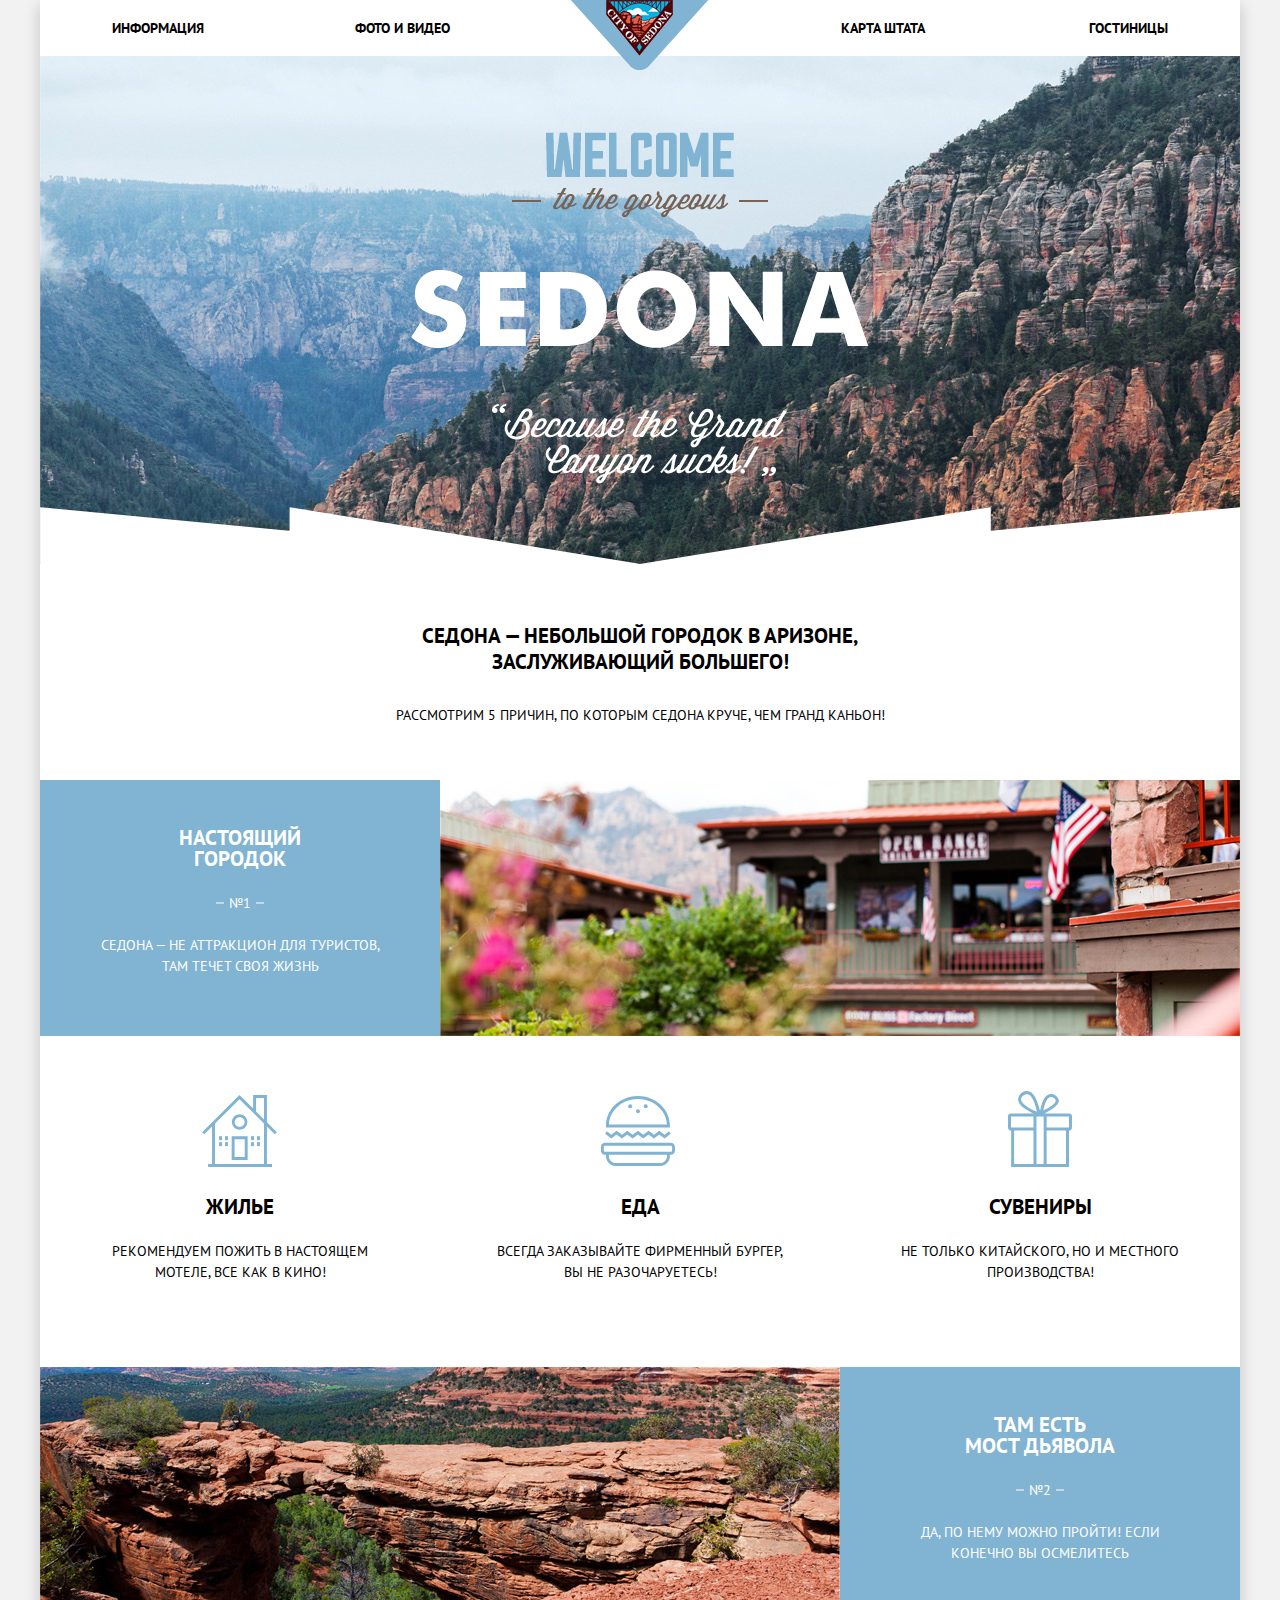
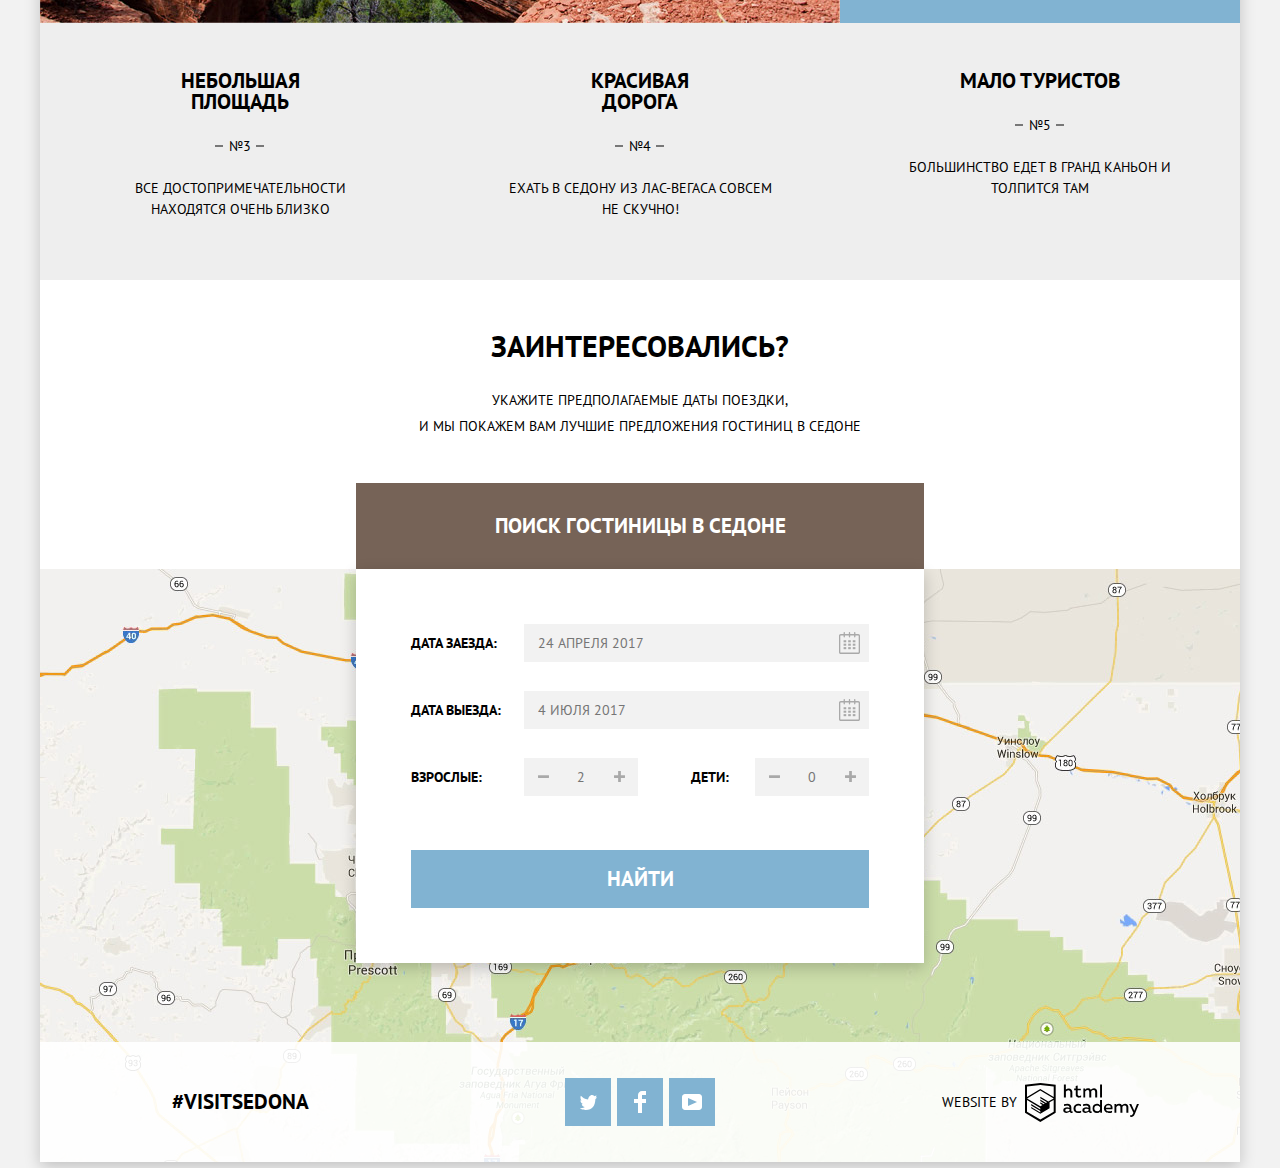
<file: index.html>
<!DOCTYPE html>
<html lang="en">
<head>
  <meta charset="UTF-8">
  <meta name="viewport" content="width=device-width, initial-scale=1.0">
  <meta http-equiv="X-UA-Compatible" content="ie=edge">
  <link rel="stylesheet" href="css/normalize.css">
  <link rel="stylesheet" href="css/style.min.css">
  <link href="https://fonts.googleapis.com/css?family=PT+Sans:400,700&amp;subset=cyrillic" rel="stylesheet">
  <title>Sedona</title>
</head>
<body>
  <svg style="display:none;" version="1.1" id="Layer_1" xmlns="http://www.w3.org/2000/svg" xmlns:xlink="http://www.w3.org/1999/xlink">
     <symbol id="icon-home" viewBox="0 0 75 72">
      <g>
        <path d="M29.656,65.033h16V41.21h-16V65.033z M32.593,44.134h10.125V62.11H32.593V44.134z"/>
        <path d="M72.771,39.253l2.076-2.068l-9.908-9.865V0H51.127v13.567L37.5,0L0.152,37.185l2.077,2.068l7.832-7.795
          v37.618H6.124V72h63.875v-2.924h-5.059V31.458L72.771,39.253z M62.002,69.076H12.999V28.534L37.5,4.149l24.502,24.385V69.076z
           M62.002,24.394l-7.938-7.902V2.924h7.938V24.394z"/>
        <path d="M29.906,27.08c0,4.261,3.47,7.713,7.75,7.713c4.279,0,7.75-3.452,7.75-7.713
          c0-4.259-3.471-7.713-7.75-7.713C33.375,19.367,29.906,22.821,29.906,27.08z M37.656,22.135c2.744,0,4.969,2.214,4.969,4.945
          c0,2.732-2.225,4.948-4.969,4.948c-2.746,0-4.97-2.216-4.97-4.948C32.686,24.349,34.911,22.135,37.656,22.135z"/>
        <rect x="17.061" y="41.21" width="3" height="3.919"/>
        <rect x="22.999" y="41.21" width="3" height="3.919"/>
        <rect x="17.061" y="47.182" width="3" height="3.919"/>
        <rect x="22.999" y="47.182" width="3" height="3.919"/>
        <rect x="48.998" y="41.21" width="3" height="3.919"/>
        <rect x="54.936" y="41.21" width="3" height="3.919"/>
        <rect x="48.998" y="47.182" width="3" height="3.919"/>
        <rect x="54.936" y="47.182" width="3" height="3.919"/>
      </g>
  </symbol>
  <symbol id="icon-food" viewBox="0 0 74 70">
      <g>
        <path d="M69.854,46.71H59.275H14.629H4.051c-2.274,0-4.135,1.94-4.135,4.313v3.504c0,2.372,1.861,4.313,4.135,4.313
          h0.93v1.053c0,5.536,4.341,10.065,9.648,10.065h44.646c5.306,0,9.648-4.529,9.648-10.065v-1.053h0.93
          c2.274,0,4.135-1.941,4.135-4.313v-3.504C73.988,48.65,72.128,46.71,69.854,46.71z M66.006,59.894c0,3.871-3.019,7.021-6.73,7.021
          H14.629c-3.711,0-6.731-3.15-6.731-7.021v-1.053h58.107V59.894z M71.071,54.527c0,0.688-0.558,1.271-1.218,1.271h-0.978h-2.942
          H7.972H5.028H4.051c-0.66,0-1.217-0.582-1.217-1.271v-3.504c0-0.688,0.558-1.271,1.217-1.271h3.688h6.89h44.646h6.89h3.688
          c0.66,0,1.218,0.582,1.218,1.271V54.527z"/>
        <polygon points="15.634,38.406 20.957,42.465 26.283,38.406 31.611,42.465 36.939,38.406 42.267,42.465
          47.596,38.406 52.923,42.465 58.253,38.405 63.589,42.464 69.783,37.752 68.063,35.293 63.589,38.696 58.253,34.639 52.923,38.695
          47.596,34.638 42.267,38.695 36.939,34.638 31.611,38.695 26.283,34.638 20.958,38.695 15.635,34.638 10.308,38.695 5.841,35.294
          4.12,37.751 10.308,42.465 	"/>
        <path d="M7.978,31.544h57.949h2.928c0.041-0.619,0.069-1.241,0.069-1.87c0-0.394-0.016-0.783-0.032-1.173
          C68.227,12.657,54.186,0,36.952,0C19.719,0,5.677,12.657,5.013,28.501c-0.017,0.39-0.032,0.78-0.032,1.173
          c0,0.629,0.028,1.251,0.07,1.87H7.978z M36.952,3.043c15.591,0,28.35,11.316,29.021,25.458H7.931
          C8.604,14.359,21.361,3.043,36.952,3.043z"/>
        <ellipse cx="36.952" cy="15.26" rx="1.945" ry="2.03"/>
        <ellipse cx="29.172" cy="10.23" rx="1.946" ry="2.03"/>
        <ellipse cx="44.732" cy="10.23" rx="1.946" ry="2.03"/>
      </g>
  </symbol>
  <symbol id="icon-gift" viewBox="0 0 64 76">
    <path fill-rule="evenodd" clip-rule="evenodd" d="M61.097,22.501h-0.103H36.312
      C50.125,15.602,51.229,11.25,50.72,8.816c-1.162-3.963-5.692-7.023-10.002-5.407c-5.569,2.089-7.137,10.388-8.644,16.387
      C30.15,13.726,28.29,5.982,23.938,2.059c-1.261-1.138-3.095-2.264-5.763-2.028c-4.026,0.356-9.802,5.382-7.458,10.981
      c2.251,5.378,9.687,8.777,14.578,11.489H3.153H2.879C1.295,22.501,0,23.792,0,25.37v11.322c0,1.578,1.295,2.869,2.879,2.869h0.274
      v33.466v2.435V76h57.841v-0.539v-2.435V39.561h0.103c1.586,0,2.88-1.291,2.88-2.869V25.37
      C63.977,23.792,62.683,22.501,61.097,22.501z M42.413,5.944c2.103-0.31,4.982,1.299,5.255,3.209c0.393,2.756-3.4,5.255-5.086,6.421
      c-2.523,1.744-4.928,2.643-7.287,4.055C36.179,15.939,37.844,6.618,42.413,5.944z M19.531,15.912
      c-2.225-1.485-6.544-4.431-6.44-7.771c0.112-3.595,5.743-6.57,8.814-3.886c3.856,3.371,5.713,11.105,7.119,16.557
      C25.775,19.273,22.696,18.024,19.531,15.912z M25.503,73.026H6.136V39.561h19.368V73.026z M25.503,36.524H3.046V25.538h22.457
      V36.524z M35.66,36.524v3.037v33.466h-7.174V39.561v-3.037V25.538h7.174V36.524z M58.011,73.026H38.644V39.561h19.367V73.026z
       M60.931,36.524H38.644V25.538h22.287V36.524z"/>
  </symbol>
  <symbol id="icon-calendar" viewBox="0 0 21 22">
   <g id="calendar_1_">
     <path d="M19.251,2.025h-2.845V0.648c0-0.381-0.294-0.689-0.656-0.689c-0.363,0-0.656,0.308-0.656,0.689v1.377h-3.938V0.648
       c0-0.381-0.294-0.689-0.655-0.689c-0.363,0-0.657,0.308-0.657,0.689v1.377H5.906V0.648c0-0.381-0.294-0.689-0.656-0.689
       c-0.363,0-0.657,0.308-0.657,0.689v1.377H1.75C0.784,2.025,0,2.847,0,3.862v16.302C0,21.179,0.784,22,1.75,22h17.501
       C20.217,22,21,21.179,21,20.164V3.862C21,2.847,20.217,2.025,19.251,2.025z M19.688,20.164c0,0.253-0.195,0.459-0.437,0.459H1.75
       c-0.241,0-0.438-0.206-0.438-0.459V3.862c0-0.253,0.196-0.459,0.438-0.459h2.844v1.378c0,0.381,0.294,0.689,0.657,0.689
       c0.362,0,0.656-0.308,0.656-0.689V3.403h3.938v1.378c0,0.381,0.294,0.689,0.657,0.689c0.361,0,0.655-0.308,0.655-0.689V3.403h3.938
       v1.378c0,0.381,0.293,0.689,0.656,0.689c0.362,0,0.656-0.308,0.656-0.689V3.403h2.845c0.241,0,0.437,0.206,0.437,0.459V20.164z"/>
     <rect x="4.594" y="8.225" width="2.625" height="2.066"/>
     <rect x="4.594" y="11.668" width="2.625" height="2.067"/>
     <rect x="4.594" y="15.112" width="2.625" height="2.066"/>
     <rect x="9.188" y="15.112" width="2.625" height="2.066"/>
     <rect x="9.188" y="11.668" width="2.625" height="2.067"/>
     <rect x="9.188" y="8.225" width="2.625" height="2.066"/>
     <rect x="13.781" y="15.112" width="2.625" height="2.066"/>
     <rect x="13.781" y="11.668" width="2.625" height="2.067"/>
     <rect x="13.781" y="8.225" width="2.625" height="2.066"/>
   </g>
 </symbol>
 <symbol id="icon-footer-logo" viewBox="0 0 108.08 36.85">
   <path d="M44.61,26.88a2,2,0,0,0,.55-0.1v1.33a3.25,3.25,0,0,1-1.18.21,1.67,1.67,0,0,1-1.67-1,4.84,4.84,0,0,1-3.14,1.08c-1.51,0-2.91-.83-2.91-2.55,0-2.13,2-2.79,3.71-2.79a11.08,11.08,0,0,1,2.17.25v-0.3c0-1-.76-1.77-2.19-1.77a7.42,7.42,0,0,0-3,.64v-1.7a10.21,10.21,0,0,1,3.19-.55c2.36,0,3.81,1.12,3.81,3.65v3a0.54,0.54,0,0,0,.49.59h0.17Zm-6.44-1.13A1.35,1.35,0,0,0,39.63,27h0.11a3.39,3.39,0,0,0,2.41-1V24.58a9.72,9.72,0,0,0-1.81-.21c-1,0-2.16.33-2.16,1.38h0Zm12.36-6.11a5,5,0,0,1,2.57.64V22a4.08,4.08,0,0,0-2.3-.7,2.75,2.75,0,1,0,0,5.49,5,5,0,0,0,2.43-.64v1.71a6.27,6.27,0,0,1-2.76.57A4.21,4.21,0,0,1,46,24.51q0-.21,0-0.41a4.32,4.32,0,0,1,4.18-4.46h0.38Zm12.17,7.24a2,2,0,0,0,.55-0.1v1.33a3.25,3.25,0,0,1-1.18.21,1.67,1.67,0,0,1-1.67-1,4.84,4.84,0,0,1-3.14,1.08c-1.51,0-2.91-.83-2.91-2.55,0-2.13,2-2.79,3.71-2.79a11.08,11.08,0,0,1,2.17.25v-0.3c0-1-.76-1.77-2.19-1.77a7.42,7.42,0,0,0-3,.64v-1.7a10.21,10.21,0,0,1,3.19-.55c2.36,0,3.81,1.12,3.81,3.65v3a0.54,0.54,0,0,0,.49.59h0.17Zm-6.44-1.13A1.35,1.35,0,0,0,57.73,27h0.11a3.39,3.39,0,0,0,2.41-1V24.58a9.72,9.72,0,0,0-1.81-.21c-1.06,0-2.16.33-2.16,1.38h0ZM73,16V28.2H71.35V26.88a3.88,3.88,0,0,1-3.19,1.54,4.4,4.4,0,0,1,0-8.78,3.81,3.81,0,0,1,3,1.3V16H73Zm-4.53,5.22a2.76,2.76,0,1,0,0,5.52A2.86,2.86,0,0,0,71.15,25V23A2.91,2.91,0,0,0,68.49,21.27ZM79,19.64c3.31,0,4.46,2.68,3.92,5.09H76.7c0.21,1.5,1.67,2.11,3.19,2.11a6.11,6.11,0,0,0,2.64-.59v1.6a7.14,7.14,0,0,1-3,.57C77,28.42,74.78,27,74.78,24a4.18,4.18,0,0,1,4-4.39H79Zm0.09,1.54a2.28,2.28,0,0,0-2.44,2.1v0.06H81.3A2,2,0,0,0,79.13,21.18Zm5.73,7V19.87h1.65v1a3.81,3.81,0,0,1,2.78-1.27A2.86,2.86,0,0,1,91.89,21a4.12,4.12,0,0,1,2.91-1.33A3.06,3.06,0,0,1,98,23V28.2h-1.9V23.05a1.59,1.59,0,0,0-1.42-1.75H94.42a2.8,2.8,0,0,0-2.07,1.12V28.2h-1.9V23.05A1.59,1.59,0,0,0,89,21.31H88.8a3,3,0,0,0-2.21,1.29v5.63H84.86Zm21.31-8.33h1.9l-3.91,9.46c-0.9,2.17-2.09,2.86-3.35,2.86a4.76,4.76,0,0,1-1.1-.14V30.46a2.86,2.86,0,0,0,.85.12c0.9,0,1.58-.64,2.07-1.9l0.17-.42-4-8.4h2l2.86,6.29ZM38.73,1.46V6.22a3.81,3.81,0,0,1,2.7-1.14,3.25,3.25,0,0,1,3.44,3.4v5.15H43V8.72a1.81,1.81,0,0,0-1.61-2h-0.3a2.93,2.93,0,0,0-2.32,1.39v5.52h-1.9V1.46h1.9ZM49.94,2.31v3h3V6.91h-3v3.81c0,1.1.5,1.46,1.58,1.46a4.49,4.49,0,0,0,1.69-.33v1.6A6.8,6.8,0,0,1,51,13.8a2.55,2.55,0,0,1-2.86-2.74V6.89H46.58V5.26h1.5V2.74Zm5.4,11.31V5.28H57v1A3.81,3.81,0,0,1,59.77,5a2.86,2.86,0,0,1,2.6,1.33A4.12,4.12,0,0,1,65.28,5,3.06,3.06,0,0,1,68.44,8.4v5.21h-1.9V8.46a1.59,1.59,0,0,0-1.42-1.75H64.89a2.8,2.8,0,0,0-2.07,1.12v5.78h-1.9V8.46A1.59,1.59,0,0,0,59.5,6.71H59.27A3,3,0,0,0,57.06,8v5.63H55.34ZM71.17,1.45H73V13.6H71.17V1.45ZM14.71,0H14.55L0,1.54V28.21l14.55,8.66,14.55-8.66V1.54Zm12.5,27.1L14.55,34.64,1.9,27.12V16.18l12.59,7.5V25L5.86,19.9v1.31l8.68,5.21v1.39L5.87,22.65V24l8.68,5.21,8.75-5.24V18.31L27.2,16V27.12Zm0-12.53-3.48,2-1.6,1L14.51,13v1.31L21,18.23H21l-0.14.09-1,.54-5.37-3.2V17l4.24,2.52-1,.67-3.2-1.9v1.31l2.1,1.24L14.5,22.1,2,14.65,14.51,7.11Zm0-1.32L14.49,5.76,1.91,13.25v-10L14.56,1.92,27.21,3.25v10h0Z" transform="translate(0 -0.02)"/>
</symbol>
<symbol id="icon-plus" viewBox="0 0 32 32">
  <path d="M31 12h-11v-11c0-0.552-0.448-1-1-1h-6c-0.552 0-1 0.448-1 1v11h-11c-0.552 0-1 0.448-1 1v6c0 0.552 0.448 1 1 1h11v11c0 0.552 0.448 1 1 1h6c0.552 0 1-0.448 1-1v-11h11c0.552 0 1-0.448 1-1v-6c0-0.552-0.448-1-1-1z"></path>
</symbol>
<symbol id="icon-minus" viewBox="0 0 32 32">
  <path d="M0 13v6c0 0.552 0.448 1 1 1h30c0.552 0 1-0.448 1-1v-6c0-0.552-0.448-1-1-1h-30c-0.552 0-1 0.448-1 1z"></path>
</symbol>
<symbol id="icon-twitter" viewBox="0 0 17 15">
  <g id="W6EeEF_1_">
  	<g>
  		<path d="M10.95,0.144c1.685-0.496,2.984,0.27,3.577,1.179c0.673-0.231,1.331-0.481,2.011-0.708
  			c-0.004,0.861-0.522,1.513-0.857,1.768c0.685,0.17,1.304-0.491,1.304-0.491c-0.169,1-1.006,1.788-1.563,2.024
  			c-0.231,6.75-3.175,11.217-10.077,11.082c-0.522,0,0.075,0-0.446,0c-0.41,0-4.164-0.46-4.898-1.887
  			c2.271,0.196,3.893-0.422,4.693-1.177c-0.96-0.3-2.679-0.477-2.979-2.95C2.064,9.09,2.279,9.212,2.905,9.103
  			C1.705,8.247,0.374,7.53,0.448,5.33c0.285,0.328,1.067,0.536,1.34,0.472c-0.703-0.241-1.97-3.36-0.894-4.952
  			c1.818,1.854,3.735,3.606,7.152,3.773C8.254,2.33,9.183,0.793,10.95,0.144z"/>
  	</g>
  </g>
</symbol>
<symbol id="icon-facebook" viewBox="0 0 12 22">
  <path d="M12,4V0H8C5.791,0,4,1.791,4,4v4H0v4h4v10h4V12h4V8H8V4H12z"/>
</symbol>
<symbol id="icon-youtube" viewBox="0 0 20 16">
  <path d="M17,0H3C1.35,0,0,1.35,0,3v10c0,1.65,1.35,3,3,3h14c1.65,0,3-1.35,3-3V3C20,1.35,18.65,0,17,0z
  	 M6.027,11.998V4.002L15.014,8L6.027,11.998z"/>
</symbol>
  </svg>
  <div class="container">
      <header class="header">
        <nav class="menu">
          <ul class="menu__list">
            <li class="menu__item"><a class="menu__link" href="#">Информация</a></li>
            <li class="menu__item"><a class="menu__link" href="#">Фото и видео</a></li>
            <li class="menu__item menu__item--align-right"><a class="menu__link" href="#">Карта штата</a></li>
            <li class="menu__item menu__item--align-right"><a class="menu__link" href="hotel.html">Гостиницы</a></li>
          </ul>
          <img class="menu__logo" src="img/nav-logo.png" alt="Логотип Седона" width="138" height="70">
        </nav>
      </header>
    <div class="promo">
      <img class="promo__img" src="img/promo-title.png" alt="" width="458" height="352">
    </div>
    <main class="main">
      <section class="advantages">
        <h1 class="visually-hidden">Преимущества</h1>
        <div class="advantages__header">
          <div class="advantages__header-wrap">
              <h2 class="advantages__title">Седона — небольшой городок в Аризоне, заслуживающий большего!</h2>
              <p class="advantages__desc">Рассмотрим 5 причин, по которым Седона круче, чем гранд каньон!</p>
          </div>
        </div>
        <div class="advantages__row">
          <div class="advantage advantage--blue">
            <h2 class="advantage__title">Настоящий городок</h2>
            <span class="advantage__number">№1</span>
            <p class="advantage__text">Седона — не аттракцион для туристов, там течет своя жизнь</p>
          </div>
          <div class="advantage__img">
            <img src="img/advantage-img.jpg" alt="Фотография Седоны" width="800" height="256">
          </div>
        </div>
        <div class="advantages__row">
          <div class="advantage advantage__icon advantage__icon--home">
            <svg>
              <use xlink:href="#icon-home"></use>
            </svg>
            <h2 class="advantage__title">Жилье</h2>
            <p class="advantage__text">Рекомендуем пожить в настоящем мотеле, все как в кино!</p>
          </div>
          <div class="advantage advantage__icon advantage__icon--food">
            <svg>
              <use xlink:href="#icon-food"></use>
            </svg>
            <h2 class="advantage__title">Еда</h2>
            <p class="advantage__text">Всегда заказывайте фирменный бургер, Вы не разочаруетесь!</p>
          </div>
          <div class="advantage advantage__icon advantage__icon--gift">
            <svg>
              <use xlink:href="#icon-gift"></use>
            </svg>
            <h2 class="advantage__title">Сувениры</h2>
            <p class="advantage__text">Не только китайского, но и местного производства!</p>
          </div>
        </div>
        <div class="advantages__row">
          <div class="advantage__img">
            <img src="img/advantage-img2.jpg" alt="Фотография Седоны" width="800" height="256">
          </div>
          <div class="advantage advantage--blue">
            <h2 class="advantage__title">Там есть<br /> мост дьявола</h2>
            <span class="advantage__number">№2</span>
            <p class="advantage__text">Да, по нему можно пройти! Если конечно вы осмелитесь</p>
          </div>
        </div>
        <div class="advantages__row">
          <div class="advantage advantage--gray">
            <h2 class="advantage__title">Небольшая площадь</h2>
            <span class="advantage__number">№3</span>
            <p class="advantage__text">Все достопримечательности находятся очень близко</p>
          </div>
          <div class="advantage advantage--gray">
            <h2 class="advantage__title">Красивая дорога</h2>
            <span class="advantage__number">№4</span>
            <p class="advantage__text">Ехать в Седону из Лас-Вегаса совсем не скучно!</p>
          </div>
          <div class="advantage advantage--gray">
            <h2 class="advantage__title">Мало туристов</h2>
            <span class="advantage__number">№5</span>
            <p class="advantage__text">Большинство едет в гранд каньон и толпится там</p>
          </div>
        </div>
      </section>
      <section class="search">
        <h2 class="visually-hidden">Поиск гостиницы</h2>
        <span class="search__title">Заинтересовались?</span>
        <p class="search__text">Укажите предполагаемые даты поездки,<br /> и мы покажем вам лучшие предложения гостиниц в седоне</p>
        <a href="search.html" class="button search__btn">Поиск гостиницы в Седоне</a>
        <form class="search-form" method="get">
          <h2 class="visually-hidden">Форма поиска гостиницы</h2>
          <div class="search-form__row">
            <label class="search-form__title" for="date-from">Дата заезда:</label>
            <div class="search__field-wrap">
              <input class="search-form__field" name="date-from" type="text" id="date-from" placeholder="24 апреля 2017">
              <button class="button search-form__calendar" type="button">
                <svg>
                  <use xlink:href="#icon-calendar"></use>
                </svg>
              </button>
            </div>
          </div>
          <div class="search-form__row">
            <label class="search-form__title" for="date-to">Дата выезда:</label>
            <div class="search__field-wrap">
              <input class="search-form__field" name="date-to" type="text" id="date-to" placeholder="4 июля 2017">
              <button class="button search-form__calendar" type="button">
                <svg>
                  <use xlink:href="#icon-calendar"></use>
                </svg>
              </button>
            </div>
          </div>
          <div class="search-form__row">
            <div class="search-form__col">
              <label class="search-form__title" for="age">Взрослые:</label>
              <div class="number">
                <button class="button number__btn number__btn--minus" type="button" name="button">
                  <svg>
                    <use xlink:href="#icon-minus"></use>
                  </svg>
                </button>
                <input class="number__field" name="age" type="text" id="age" placeholder="2">
                <button class="button number__btn number__btn--plus" type="button" name="button">
                  <svg>
                    <use xlink:href="#icon-plus"></use>
                  </svg>
                </button>
              </div>
            </div>
            <div class="search-form__col">
              <label class="search-form__title search-form__title--child" for="child">Дети:</label>
              <div class="number">
                <button class="button number__btn number__btn--minus" type="button" name="button">
                  <svg>
                    <use xlink:href="#icon-minus"></use>
                  </svg>
                </button>
                <input class="number__field" name="child" type="text" id="child" placeholder="0">
                <button class="button number__btn number__btn--plus" type="button" name="button">
                  <svg>
                    <use xlink:href="#icon-plus"></use>
                  </svg>
                </button>
              </div>
            </div>
          </div>
          <button class="button search-form__btn" type="submit">Найти</button>
        </form>
      </section>
      <section class="map">
        <iframe src="https://www.google.com/maps/embed?pb=!1m18!1m12!1m3!1d88107.82100632465!2d-111.82328263184597!3d34.848022845781074!2m3!1f0!2f0!3f0!3m2!1i1024!2i768!4f13.1!3m3!1m2!1s0x872da132f942b00d%3A0x5548c523fa6c8efd!2z0KHQtdC00L7QvdCwLCDQkNGA0LjQt9C-0L3QsCA4NjMzNiwg0KHQqNCQ!5e0!3m2!1sru!2sru!4v1522336445241" width="1200" height="593" style="border:0" allowfullscreen></iframe>
        <h2 class="visually-hidden">Карта местонахождения города Седона</h2>
      </section>
    </main>
      <footer class="footer">
        <div class="footer__col">
          <span class="hashtag">#visitsedona</span>
        </div>
        <div class="footer__col">
            <ul class="social__list">
              <li class="social__item">
                <a class="social__btn social__btn--tw" href="#">
                  <svg class="social__icon">
                    <use xlink:href="#icon-twitter"></use>
                  </svg>
                  <span class="visually-hidden">Twitter</span>
                </a>
              </li>
              <li class="social__item">
                <a class="social__btn social__btn--fb" href="#">
                  <svg>
                    <use xlink:href="#icon-facebook"></use>
                  </svg>
                  <span class="visually-hidden">Facebook</span>
                </a>
              </li>
              <li class="social__item">
                <a class="social__btn social__btn--yt" href="#">
                  <svg>
                    <use xlink:href="#icon-youtube"></use>
                  </svg>
                  <span class="visually-hidden">Youtube</span>
                </a>
              </li>
            </ul>
        </div>
        <div class="footer__col">
          <div class="copyright">
            <span>Website by</span>
            <a class="copyright__link" href="https://htmlacademy.ru/intensive/htmlcss">
              <svg>
                <use xlink:href="#icon-footer-logo"></use>
              </svg>
            </a>
          </div>
        </div>
      </footer>
  </div>
  <script src="js/script.min.js"></script>
</body>
</html>
</file>
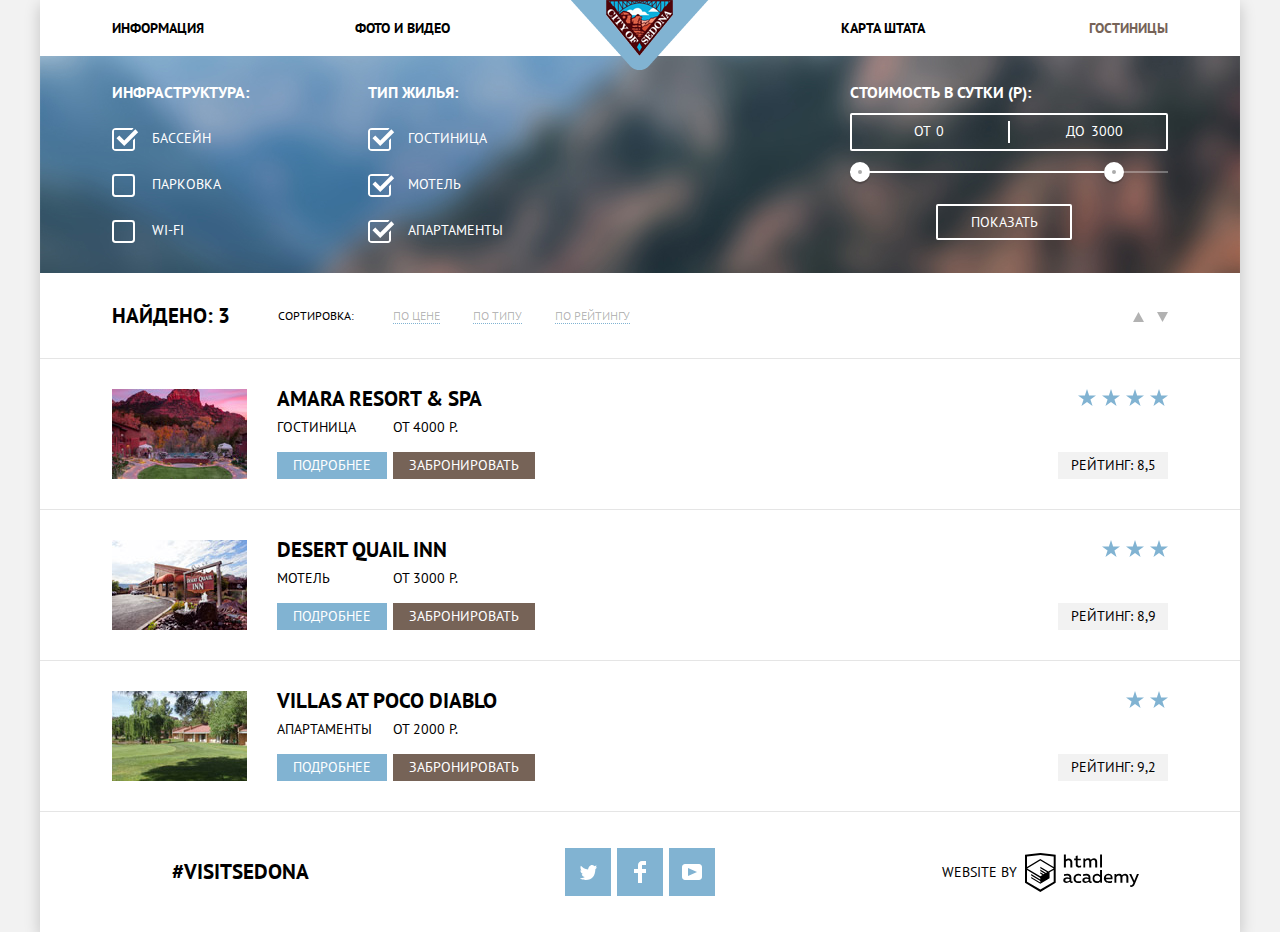
<file: hotel.html>
<!DOCTYPE html>
<html lang="en">
<head>
  <meta charset="UTF-8">
  <meta name="viewport" content="width=device-width, initial-scale=1.0">
  <meta http-equiv="X-UA-Compatible" content="ie=edge">
  <link rel="stylesheet" href="css/normalize.css">
  <link rel="stylesheet" href="css/style.min.css">
  <link href="https://fonts.googleapis.com/css?family=PT+Sans:400,700&amp;subset=cyrillic" rel="stylesheet">
  <title>Hotel</title>
</head>
<body>
  <svg style="display:none;" version="1.1" id="Layer_1" xmlns="http://www.w3.org/2000/svg" xmlns:xlink="http://www.w3.org/1999/xlink">
    <symbol id="icon-footer-logo" viewBox="0 0 108.08 36.85">
      <path d="M44.61,26.88a2,2,0,0,0,.55-0.1v1.33a3.25,3.25,0,0,1-1.18.21,1.67,1.67,0,0,1-1.67-1,4.84,4.84,0,0,1-3.14,1.08c-1.51,0-2.91-.83-2.91-2.55,0-2.13,2-2.79,3.71-2.79a11.08,11.08,0,0,1,2.17.25v-0.3c0-1-.76-1.77-2.19-1.77a7.42,7.42,0,0,0-3,.64v-1.7a10.21,10.21,0,0,1,3.19-.55c2.36,0,3.81,1.12,3.81,3.65v3a0.54,0.54,0,0,0,.49.59h0.17Zm-6.44-1.13A1.35,1.35,0,0,0,39.63,27h0.11a3.39,3.39,0,0,0,2.41-1V24.58a9.72,9.72,0,0,0-1.81-.21c-1,0-2.16.33-2.16,1.38h0Zm12.36-6.11a5,5,0,0,1,2.57.64V22a4.08,4.08,0,0,0-2.3-.7,2.75,2.75,0,1,0,0,5.49,5,5,0,0,0,2.43-.64v1.71a6.27,6.27,0,0,1-2.76.57A4.21,4.21,0,0,1,46,24.51q0-.21,0-0.41a4.32,4.32,0,0,1,4.18-4.46h0.38Zm12.17,7.24a2,2,0,0,0,.55-0.1v1.33a3.25,3.25,0,0,1-1.18.21,1.67,1.67,0,0,1-1.67-1,4.84,4.84,0,0,1-3.14,1.08c-1.51,0-2.91-.83-2.91-2.55,0-2.13,2-2.79,3.71-2.79a11.08,11.08,0,0,1,2.17.25v-0.3c0-1-.76-1.77-2.19-1.77a7.42,7.42,0,0,0-3,.64v-1.7a10.21,10.21,0,0,1,3.19-.55c2.36,0,3.81,1.12,3.81,3.65v3a0.54,0.54,0,0,0,.49.59h0.17Zm-6.44-1.13A1.35,1.35,0,0,0,57.73,27h0.11a3.39,3.39,0,0,0,2.41-1V24.58a9.72,9.72,0,0,0-1.81-.21c-1.06,0-2.16.33-2.16,1.38h0ZM73,16V28.2H71.35V26.88a3.88,3.88,0,0,1-3.19,1.54,4.4,4.4,0,0,1,0-8.78,3.81,3.81,0,0,1,3,1.3V16H73Zm-4.53,5.22a2.76,2.76,0,1,0,0,5.52A2.86,2.86,0,0,0,71.15,25V23A2.91,2.91,0,0,0,68.49,21.27ZM79,19.64c3.31,0,4.46,2.68,3.92,5.09H76.7c0.21,1.5,1.67,2.11,3.19,2.11a6.11,6.11,0,0,0,2.64-.59v1.6a7.14,7.14,0,0,1-3,.57C77,28.42,74.78,27,74.78,24a4.18,4.18,0,0,1,4-4.39H79Zm0.09,1.54a2.28,2.28,0,0,0-2.44,2.1v0.06H81.3A2,2,0,0,0,79.13,21.18Zm5.73,7V19.87h1.65v1a3.81,3.81,0,0,1,2.78-1.27A2.86,2.86,0,0,1,91.89,21a4.12,4.12,0,0,1,2.91-1.33A3.06,3.06,0,0,1,98,23V28.2h-1.9V23.05a1.59,1.59,0,0,0-1.42-1.75H94.42a2.8,2.8,0,0,0-2.07,1.12V28.2h-1.9V23.05A1.59,1.59,0,0,0,89,21.31H88.8a3,3,0,0,0-2.21,1.29v5.63H84.86Zm21.31-8.33h1.9l-3.91,9.46c-0.9,2.17-2.09,2.86-3.35,2.86a4.76,4.76,0,0,1-1.1-.14V30.46a2.86,2.86,0,0,0,.85.12c0.9,0,1.58-.64,2.07-1.9l0.17-.42-4-8.4h2l2.86,6.29ZM38.73,1.46V6.22a3.81,3.81,0,0,1,2.7-1.14,3.25,3.25,0,0,1,3.44,3.4v5.15H43V8.72a1.81,1.81,0,0,0-1.61-2h-0.3a2.93,2.93,0,0,0-2.32,1.39v5.52h-1.9V1.46h1.9ZM49.94,2.31v3h3V6.91h-3v3.81c0,1.1.5,1.46,1.58,1.46a4.49,4.49,0,0,0,1.69-.33v1.6A6.8,6.8,0,0,1,51,13.8a2.55,2.55,0,0,1-2.86-2.74V6.89H46.58V5.26h1.5V2.74Zm5.4,11.31V5.28H57v1A3.81,3.81,0,0,1,59.77,5a2.86,2.86,0,0,1,2.6,1.33A4.12,4.12,0,0,1,65.28,5,3.06,3.06,0,0,1,68.44,8.4v5.21h-1.9V8.46a1.59,1.59,0,0,0-1.42-1.75H64.89a2.8,2.8,0,0,0-2.07,1.12v5.78h-1.9V8.46A1.59,1.59,0,0,0,59.5,6.71H59.27A3,3,0,0,0,57.06,8v5.63H55.34ZM71.17,1.45H73V13.6H71.17V1.45ZM14.71,0H14.55L0,1.54V28.21l14.55,8.66,14.55-8.66V1.54Zm12.5,27.1L14.55,34.64,1.9,27.12V16.18l12.59,7.5V25L5.86,19.9v1.31l8.68,5.21v1.39L5.87,22.65V24l8.68,5.21,8.75-5.24V18.31L27.2,16V27.12Zm0-12.53-3.48,2-1.6,1L14.51,13v1.31L21,18.23H21l-0.14.09-1,.54-5.37-3.2V17l4.24,2.52-1,.67-3.2-1.9v1.31l2.1,1.24L14.5,22.1,2,14.65,14.51,7.11Zm0-1.32L14.49,5.76,1.91,13.25v-10L14.56,1.92,27.21,3.25v10h0Z" transform="translate(0 -0.02)"/>
   </symbol>
    <symbol id="icon-twitter" viewBox="0 0 17 15">
      <g id="W6EeEF_1_">
      	<g>
      		<path d="M10.95,0.144c1.685-0.496,2.984,0.27,3.577,1.179c0.673-0.231,1.331-0.481,2.011-0.708
      			c-0.004,0.861-0.522,1.513-0.857,1.768c0.685,0.17,1.304-0.491,1.304-0.491c-0.169,1-1.006,1.788-1.563,2.024
      			c-0.231,6.75-3.175,11.217-10.077,11.082c-0.522,0,0.075,0-0.446,0c-0.41,0-4.164-0.46-4.898-1.887
      			c2.271,0.196,3.893-0.422,4.693-1.177c-0.96-0.3-2.679-0.477-2.979-2.95C2.064,9.09,2.279,9.212,2.905,9.103
      			C1.705,8.247,0.374,7.53,0.448,5.33c0.285,0.328,1.067,0.536,1.34,0.472c-0.703-0.241-1.97-3.36-0.894-4.952
      			c1.818,1.854,3.735,3.606,7.152,3.773C8.254,2.33,9.183,0.793,10.95,0.144z"/>
      	</g>
      </g>
    </symbol>
    <symbol id="icon-facebook" viewBox="0 0 12 22">
      <path d="M12,4V0H8C5.791,0,4,1.791,4,4v4H0v4h4v10h4V12h4V8H8V4H12z"/>
    </symbol>
    <symbol id="icon-youtube" viewBox="0 0 20 16">
      <path d="M17,0H3C1.35,0,0,1.35,0,3v10c0,1.65,1.35,3,3,3h14c1.65,0,3-1.35,3-3V3C20,1.35,18.65,0,17,0z
      	 M6.027,11.998V4.002L15.014,8L6.027,11.998z"/>
    </symbol>
    <symbol id="icon-star" viewBox="0 0 18 17">
      <polygon fill="#81B3D2" points="9.002,0 11.128,6.494 18.005,6.494 12.441,10.506 14.566,17 9.002,12.987 3.438,17 5.564,10.506
        0,6.494 6.878,6.494 "/>
    </symbol>
    <symbol id="icon-up" viewBox="0 0 11 10">
      <polygon points="5.5,0 0,10 11,10 "/>
    </symbol>
    <symbol id="icon-down" viewBox="0 0 11 10">
      <polyline points="5.5,10 0,0 11,0 "/>
    </symbol>
  </svg>
  <div class="container hotel-page">
    <header class="header">
      <nav class="menu">
        <ul class="menu__list">
          <li class="menu__item"><a class="menu__link" href="#">Информация</a></li>
          <li class="menu__item"><a class="menu__link" href="#">Фото и видео</a></li>
          <li class="menu__item menu__item--align-right"><a class="menu__link" href="#">Карта штата</a></li>
          <li class="menu__item menu__item--align-right"><a class="menu__link menu__link--active-page" href="#">Гостиницы</a></li>
        </ul>
        <a href="index.html"><img class="menu__logo" src="img/nav-logo.png" alt="Логотип Седона" width="138" height="70"></a>
      </nav>
    </header>
    <main class="main">
      <h1 class="visually-hidden">Отели</h1>
      <section class="filters">
        <h2 class="visually-hidden">Фильтр</h2>
        <form  class="filter-form" action="#" method="get">
          <fieldset class="filter-form__col">
            <legend>Инфраструктура:</legend>
            <label class="filter-form__label" for="pool">
              <input class="visually-hidden" type="checkbox" name="pool" id="pool" checked>
              <span class="checkbox-indicator" tabindex="0"></span>
              Бассейн
            </label>
            <label class="filter-form__label" for="parking">
              <input class="visually-hidden" type="checkbox" name="parking" id="parking">
              <span class="checkbox-indicator" tabindex="0"></span>
              Парковка
            </label>
            <label class="filter-form__label" for="wifi">
              <input class="visually-hidden" type="checkbox" name="wifi" id="wifi">
              <span class="checkbox-indicator" tabindex="0"></span>
              Wi-Fi
            </label>
          </fieldset>
          <fieldset class="filter-form__col">
            <legend>Тип жилья:</legend>
            <label class="filter-form__label" for="hotel">
              <input class="visually-hidden" type="checkbox" name="hotel" id="hotel" checked>
              <span class="checkbox-indicator" tabindex="0"></span>
              Гостиница
            </label>
            <label class="filter-form__label" for="motel">
              <input class="visually-hidden" type="checkbox" name="motel" id="motel" checked>
              <span class="checkbox-indicator" tabindex="0"></span>
              Мотель
            </label>
            <label class="filter-form__label" for="apartments">
              <input class="visually-hidden" type="checkbox" name="apartamenst" id="apartments" checked>
              <span class="checkbox-indicator" tabindex="0"></span>
              Апартаменты
            </label>
          </fieldset>
          <fieldset class="filter-form__col filter-form__col--right">
            <legend>Стоимость в сутки (Р):</legend>
            <div class="filter-controls">
              <label  class="min-price" for="min-price">от
                <input type="text" name="min-price" value="0" id="min-price">
              </label>
              <label  class="max-price" for="max-price">до
                <input type="text" name="max-price" value="3000" id="max-price">
              </label>
            </div>
            <div class="filter-range">
              <div class="filter-scale">
                <div class="bar">
                </div>
              </div>
              <div class="filter-range-toggle range-toggle-min"></div>
              <div class="filter-range-toggle range-toggle-max"></div>
            </div>
            <button class="button filter-form__btn" type="submit" name="button">Показать</button>
          </fieldset>
        </form>
      </section>
      <section class="sorting">
        <div class="sorting__col">
          <span class="sorting__found">Найдено: 3</span>
          <ul class="sorting__list">
            <li class="sorting__item">Сортировка:</li>
            <li class="sorting__item"><a class="sorting__link" href="#">По цене</a></li>
            <li class="sorting__item"><a class="sorting__link" href="#">По типу</a></li>
            <li class="sorting__item"><a class="sorting__link" href="#">По рейтингу</a></li>
          </ul>
        </div>
        <div class="sorting__col">
          <a class="button sorting__btn sorting__btn--up" href="#">
            <svg>
              <use xlink:href="#icon-up"></use>
            </svg>
         </a>
          <a class="button sorting__btn sorting__btn--down" href="#">
            <svg>
              <use xlink:href="#icon-down"></use>
           </svg>
         </a>
        </div>
      </section>
      <section class="hotel">
        <div class="hotel__col hotel__col-left">
          <div class="hotel__img">
            <img src="img/hotel-img.jpg" alt="" width="135" height="90">
          </div>
          <div class="hotel__info">
            <h2 class="hotel__title"><a href="#">Amara Resort &#38; Spa</a></h2>
            <div class="hotel__inner">
              <span class="hotel__accommodation">Гостиница</span>
              <span class="hotel__price">от 4000 р.</span>
            </div>
            <div class="hotel__buttons">
              <a href="#" class="button hotel__button hotel__button--blue">Подробнее</a>
              <a href="#" class="button hotel__button hotel__button--brown">Забронировать</a>
            </div>
          </div>
        </div>
        <div class="hotel__col hotel__col-right">
          <span class="hotel__stars">
            <svg>
              <use xlink:href="#icon-star"></use>
            </svg>
            <svg>
              <use xlink:href="#icon-star"></use>
            </svg>
            <svg>
              <use xlink:href="#icon-star"></use>
            </svg>
            <svg>
              <use xlink:href="#icon-star"></use>
            </svg>
          </span>
          <span class="hotel__raiting">Рейтинг: 8,5</span>
        </div>
      </section>
      <section class="hotel">
        <div class="hotel__col hotel__col-left">
          <div class="hotel__img">
            <img src="img/hotel-img2.jpg" alt="" width="135" height="90">
          </div>
          <div class="hotel__info">
            <h2 class="hotel__title"><a href="#">Desert Quail Inn</a></h2>
            <div class="hotel__inner">
              <span class="hotel__accommodation">Мотель</span>
              <span class="hotel__price">от 3000 р.</span>
            </div>
            <div class="hotel__buttons">
              <a href="#" class="button hotel__button hotel__button--blue">Подробнее</a>
              <a href="#" class="button hotel__button hotel__button--brown">Забронировать</a>
            </div>
          </div>
        </div>
        <div class="hotel__col hotel__col-right">
          <span class="hotel__stars">
            <svg>
              <use xlink:href="#icon-star"></use>
            </svg>
            <svg>
              <use xlink:href="#icon-star"></use>
            </svg>
            <svg>
              <use xlink:href="#icon-star"></use>
            </svg>
          </span>
          <span class="hotel__raiting">Рейтинг: 8,9</span>
        </div>
      </section>
      <section class="hotel">
        <div class="hotel__col hotel__col-left">
          <div class="hotel__img">
            <img src="img/hotel-img3.jpg" alt="" width="135" height="90">
          </div>
          <div class="hotel__info">
            <h2 class="hotel__title"><a href="#">Villas at Poco Diablo</a></h2>
            <div class="hotel__inner">
              <span class="hotel__accommodation">Апартаменты</span>
              <span class="hotel__price">от 2000 р.</span>
            </div>
            <div class="hotel__buttons">
              <a href="#" class="button hotel__button hotel__button--blue">Подробнее</a>
              <a href="#" class="button hotel__button hotel__button--brown">Забронировать</a>
            </div>
          </div>
        </div>
        <div class="hotel__col hotel__col-right">
          <span class="hotel__stars">
            <svg>
              <use xlink:href="#icon-star"></use>
            </svg>
            <svg>
              <use xlink:href="#icon-star"></use>
            </svg>
          </span>
          <span class="hotel__raiting">Рейтинг: 9,2</span>
        </div>
      </section>
    </main>
    <footer class="footer">
      <div class="footer__col">
        <span class="hashtag">#visitsedona</span>
      </div>
      <div class="footer__col">
          <ul class="social__list">
            <li class="social__item">
              <a class="social__btn social__btn--tw" href="#">
                <svg>
                  <use xlink:href="#icon-twitter"></use>
                </svg>
                <span class="visually-hidden">Twitter</span>
              </a>
            </li>
            <li class="social__item">
              <a class="social__btn social__btn--fb" href="#">
                <svg>
                  <use xlink:href="#icon-facebook"></use>
                </svg>
                <span class="visually-hidden">Facebook</span>
              </a>
            </li>
            <li class="social__item">
              <a class="social__btn social__btn--yt" href="#">
                <svg>
                  <use xlink:href="#icon-youtube"></use>
                </svg>
                <span class="visually-hidden">Youtube</span>
              </a>
            </li>
          </ul>
      </div>
      <div class="footer__col">
        <div class="copyright">
          <span>Website by</span>
          <a class="copyright__link" href="https://htmlacademy.ru/intensive/htmlcss">
            <svg>
              <use xlink:href="#icon-footer-logo"></use>
            </svg>
          </a>
        </div>
      </div>
    </footer>
  </div>
</body>
</html>
</file>
<file: css/style.min.css>
body {position: relative;margin: 0;padding: 0;font-family: "PT Sans", Arial, sans-serif;font-size: 14px;line-height: 21px;color: #000000;text-transform: uppercase;background-color: #f2f2f2;}a {text-decoration: none;}.visually-hidden:not(:focus):not(:active),input[type="checkbox"].visually-hidden,input[type="radio"].visually-hidden {position: absolute;width: 1px;height: 1px;margin: -1px;border: 0;padding: 0;white-space: nowrap;-webkit-clip-path: inset(100%);clip-path: inset(100%);clip: rect(0 0 0 0);overflow: hidden;visibility: hidden;}html {-webkit-box-sizing: border-box;box-sizing: border-box;}.content-box-component {-webkit-box-sizing: content-box;box-sizing: content-box;}img {max-width: 100%;height: auto;}.button {font: inherit;color: #ffffff;text-align: center;vertical-align: middle;text-transform: uppercase;border: none;}.container {width: 1200px;margin: 0 auto;background-color: #ffffff;-webkit-box-shadow: 0px 5px 15px 0px rgba(0, 1, 1, 0.2);box-shadow: 0px 5px 15px 0px rgba(0, 1, 1, 0.2);}.header {padding: 0 72px;}.menu {position: relative;line-height: 26px;font-weight: 700;}.menu__list {display: -webkit-box;display: -ms-flexbox;display: flex;-ms-flex-wrap: wrap;flex-wrap: wrap;margin: 0;padding: 15px 0;list-style: none;}.menu__item {width: 23%;text-align: left;}.menu__item--align-right {text-align: right;}.menu__item:nth-child(3) {margin-left: auto;}.menu__link {color: #000000;}.menu__link:hover,.menu__link:focus {color: #81b3d2;}.menu__link:active {color: rgba(0,0,0,0.3);}.menu__link--active-page,.menu__link--active-page:hover,.menu__link--active-page:focus,.menu__link--active-page:active {color: #766357;}.menu__logo {position: absolute;z-index: 1;top: 0;left: 50%;margin-left: -69px;}.promo {position: relative;min-height: 508px;padding-top: 76px;background-image: url("../img/promo-bg.jpg");background-repeat: no-repeat;background-position: 0 -56px;background-size: cover;-webkit-box-sizing: border-box;box-sizing: border-box;}.promo::after {content: "";position: absolute;bottom: 0;width: 1200px;height: 57px;background-image: url("../img/promo-mask.png");background-repeat: no-repeat;}.promo__img {display: block;margin: 0 auto;}.advantages__header {display: -webkit-box;display: -ms-flexbox;display: flex;-webkit-box-pack: center;-ms-flex-pack: center;justify-content: center;min-height: 216px;padding-top: 59px;-webkit-box-sizing: border-box;box-sizing: border-box;}.advantages__header-wrap {width: 530px;min-height: 110px;text-align: center;}.advantages__title {margin: 0 0 27px 0;font-size: 21px;line-height: 26px;}.advantages__desc {margin: 0;line-height: 26px;font-weight: 400;}.advantages__row {display: -webkit-box;display: -ms-flexbox;display: flex;}.advantage {display: -webkit-box;display: -ms-flexbox;display: flex;-webkit-box-orient: vertical;-webkit-box-direction: normal;-ms-flex-direction: column;flex-direction: column;-ms-flex-preferred-size: 400px;flex-basis: 400px;min-height: 256px;text-align: center;-webkit-box-sizing: border-box;box-sizing: border-box;}.advantage__img img {display: block;}.advantage__title {margin: 0;margin-bottom: 24px;padding: 0 60px;font-weight: 700;font-size: 21px;}.advantage__number,.advantage__text {margin: 0;font-weight: 400;}.advantage__number {position: relative;display: inline-block;margin-bottom: 21px;vertical-align: top;}.advantage__number::after {content: "";position: absolute;top: 9px;left: 167px;display: inline-block;width: 8px;height: 2px;vertical-align: top;background-color: rgba(255,255,255,0.5);}.advantage__number::before {content: "";position: absolute;top: 9px;left: 127px;display: inline-block;width: 8px;height: 2px;vertical-align: top;background-color: rgba(255,255,255,0.5);}.advantage--blue {padding: 47px 49px 59px 49px;color: #ffffff;background-color: #81b3d2;}.advantage__icon {position: relative;min-height: 330px;padding: 160px 49px 84px 49px;}.advantage__icon svg {position: absolute;fill: #81B3D2;}.advantage__icon--home svg {width: 75px;height: 72px;top: 59px;left: 162px;}.advantage__icon--food svg {width: 74px;height: 70px;top: 60px;left: 161px;}.advantage__icon--gift svg {width: 64px;height: 76px;top: 55px;left: 168px;}.advantage--gray {padding: 47px 60px 60px 60px;background-color: #eeeeee;}.advantage--gray .advantage__number::after {content: "";position: absolute;top: 9px;left: 156px;display: inline-block;width: 8px;height: 2px;background-color: rgba(0,0,0,0.5);vertical-align: top;}.advantage--gray .advantage__number::before {content: "";position: absolute;top: 9px;left: 115px;display: inline-block;width: 8px;height: 2px;background-color: rgba(0,0,0,0.5);vertical-align: top;}.search {position: relative;display: -webkit-box;display: -ms-flexbox;display: flex;-webkit-box-orient: vertical;-webkit-box-direction: normal;-ms-flex-direction: column;flex-direction: column;-webkit-box-align: center;-ms-flex-align: center;align-items: center;min-height: 289px;padding-top: 48px;text-align: center;-webkit-box-sizing: border-box;box-sizing: border-box;}.search__title {display: inline-block;margin-bottom: 23px;font-size: 30px;line-height: 36px;font-weight: 700;}.search__text {margin: 0;margin-bottom: 44px;line-height: 26px;font-weight: 400;}.search__btn {width: 568px;min-height: 86px;padding: 30px 104px;font-size: 21px;line-height: 26px;font-weight: 700;background-color: #766357;box-sizing: border-box;}.search__btn:hover,.search__btn:focus {background-color: #604e43;}.search__btn:active {background-color: #503e33;color: rgba(255, 255, 255, 0.3);}.search-form {position: absolute;bottom: -394px;left: 316px;min-width: 568px;padding: 55px;background-color: #ffffff;-webkit-box-shadow: 0px 5px 15px 0px rgba(0, 1, 1, 0.2);box-shadow: 0px 5px 15px 0px rgba(0, 1, 1, 0.2);-webkit-box-sizing: border-box;box-sizing: border-box;}.search-form input[type="text"] {text-transform: uppercase;color: #000000;}.search-form__row {-webkit-box-pack: justify;-ms-flex-pack: justify;justify-content: space-between;display: -webkit-box;display: -ms-flexbox;display: flex;-webkit-box-align: center;-ms-flex-align: center;align-items: center;margin-bottom: 29px}.search-form__title {position: relative;width: 113px;text-align: left;line-height: 26px;font-weight: 700;}.search-form__field {width: 345px;height: 38px;padding-left: 14px;padding-right: 30px;color: #000000;background-color: #f2f2f2;border: none;-webkit-box-sizing: border-box;box-sizing: border-box;}.search__field-wrap {position: relative;}.search-form__field:hover,.number__field:hover {background-color: #ebebeb;}.search-form__field:focus,.number__field:focus {background-color: #ffffff;border: 2px solid #e5e5e5;}.search-form__calendar {position: absolute;right: 9px;top: 8px;padding: 0;fill: rgba(0, 0, 0, 0.3);background-color: transparent;}.search-form__calendar svg {width: 21px;height: 22px;}.search-form__calendar:hover,.search-form__calendar:focus {fill: rgba(0, 0, 0, 1);}.search-form__calendar:active {fill: #81b3d2;}.search-form__col {display: -webkit-box;display: -ms-flexbox;display: flex;-webkit-box-align: center;-ms-flex-align: center;align-items: center;}.search-form__title--child {width: 64px;}.number {font-size: 0;}.number__btn,.number__field {display: inline-block;width: 38px;height: 38px;font-size: 14px;vertical-align: top;background-color: #f2f2f2;-webkit-box-sizing: border-box;box-sizing: border-box;}.number__btn svg {width: 11px;height: 11px;fill: rgba(0, 0, 0, 0.3);}.number__btn:hover svg,.number__btn:focus svg {fill: rgba(0, 0, 0, 1);}.number__btn:active svg {fill: #81b3d2;}.number__field {border: 0;padding: 0;text-align: center;}.search-form__btn {width: 458px;min-height: 58px;margin-top: 25px;background-color: #81b3d2;font-size: 21px;line-height: 26px;font-weight: 700;}.search-form__btn:hover,.search-form__btn:focus {background-color: #669ec0;}.search-form__btn:active {background-color: #5496bd;color: rgba(255, 255, 255, 0.3);}.map {height: 593px;background-image: url("../img/map.jpg");background-repeat: no-repeat;}.footer {position: absolute;bottom: 0;display: -webkit-box;display: -ms-flexbox;display: flex;-webkit-box-pack: center;-ms-flex-pack: center;justify-content: center;-webkit-box-align: center;-ms-flex-align: center;align-items: center;height: 120px;background-color: rgba(255, 255, 255, 0.9);}.footer__col {width: 400px;text-align: center;}.hashtag {font-size: 21px;line-height: 26px;font-weight: 700;}.social__list {display: -webkit-box;display: -ms-flexbox;display: flex;-ms-flex-wrap: wrap;flex-wrap: wrap;-webkit-box-pack: center;-ms-flex-pack: center;justify-content: center;margin: 0;padding: 0;font-size: 0;list-style: none;}.social__item {margin-right: 6px;}.social__item:last-child {margin-right: 0;}.social__btn {display: -webkit-box;display: -ms-flexbox;display: flex;-webkit-box-align: center;-ms-flex-align: center;align-items: center;-webkit-box-pack: center;-ms-flex-pack: center;justify-content: center;width: 46px;height: 48px;background-color: #81b3d2;}.social__btn:hover,.social__btn:focus {background-color: #669ec0;}.social__btn:active {background-color: #5496bd;}.social__btn svg {pointer-events: none;fill: #ffffff;}.social__btn:active svg {fill: rgba(255, 255, 255, 0.3);}.social__btn svg:active {fill: rgba(255, 255, 255, 0.3);}.social__btn--tw svg {width: 17px;height: 15px;}.social__btn--fb svg {width: 12px;height: 22px;}.social__btn--yt svg {width: 20px;height: 16px;}.copyright {display: -webkit-box;display: -ms-flexbox;display: flex;-webkit-box-pack: center;-ms-flex-pack: center;justify-content: center;-webkit-box-align: center;-ms-flex-align: center;align-items: center;}.copyright svg {width: 114px;height: 41px;pointer-events: none;}.copyright span {margin-right: 8px;}.copyright__link {padding-top: 7px;}.copyright__link:hover svg,.copyright__link:focus svg {fill: #81b3d2;}.copyright__link:active svg {fill: rgba(0, 0, 0, 0.3);}.filters {min-height: 217px;padding: 0 72px;background-image: url("../img/filter-bg.jpg");background-repeat: no-repeat;background-size: cover;background-position: 0 -63px;}.filter-form {display: -webkit-box;display: -ms-flexbox;display: flex;-ms-flex-wrap: wrap;flex-wrap: wrap;padding-top: 26px;color: #ffffff;font-weight: 400;}.filter-form legend {margin-bottom: 25px;font-size: 16px;font-weight: 700;}.filter-form__col {display: -webkit-box;display: -ms-flexbox;display: flex;-webkit-box-orient: vertical;-webkit-box-direction: normal;-ms-flex-direction: column;flex-direction: column;padding: 0;margin-right: 119px;margin-left: 0;border: none;}.filter-form__btn {margin-left: 86px;width: 136px;height: 36px;border: 2px solid #ffffff;background-color: transparent;border-radius: 2px;}.filter-form__btn:hover {background-color: #ffffff;color: #000000;}.filter-form__col:last-child {margin-left: auto;margin-right: 0;}.filter-form__label {position: relative;margin-bottom: 25px;padding-left: 40px;cursor: pointer;}.filter-form__label input[type="checkbox"] + .checkbox-indicator {position: absolute;top: 0;left: 0;width: 23px;height: 23px;border: 2px solid #ffffff;border-radius: 15%;-webkit-box-sizing: border-box;box-sizing: border-box;}.filter-form__label input[type="checkbox"]:checked + .checkbox-indicator {width: 27px;border: none;background-image: url("../img/checkbox-on.svg");}.filter-form__label input[type="checkbox"]:disabled + .checkbox-indicator {width: 27px;border: none;background-image: url("../img/checkbox-on-disabled.svg");}.filter-form__col--right {width: 318px;text-transform: uppercase;}.filter-form__col--right legend {margin-bottom: 10px;}.filter-controls {position: relative;height: 34px;margin-bottom: 20px;font-size: 0;border: 2px solid #ffffff;border-radius: 2px;}.filter-controls::after {content: "";position: absolute;top: 50%;left: 50%;width: 2px;height: 22px;background-color: #ffffff;-webkit-transform: translate(-50%, -50%);-ms-transform: translate(-50%, -50%);transform: translate(-50%, -50%);}.filter-controls .min-price,.filter-controls .max-price {display: inline-block;width: 90px;padding-left: 62px;vertical-align: top;font-size: 14px;line-height: 33px;cursor: pointer;}.filter-controls input {width: 50px;margin: 0;color: inherit;background: none;border: none;}.filter-range {position: relative;margin-bottom: 31px;}.filter-range .filter-scale {height: 2px;background-color: rgba(255, 255, 255, 0.3);}.filter-scale .bar {width: 80%;height: 2px;background-color: #ffffff;}.filter-range-toggle {position: absolute;top: -9px;width: 4px;height: 4px;background-color: #ababab;border: 8px solid #ffffff;border-radius: 50%;-webkit-box-shadow: 0 2px 1px 0 rgba(0, 1, 1, 0.2);box-shadow: 0 2px 1px 0 rgba(0, 1, 1, 0.2);cursor: pointer;}.range-toggle-min {left: 0;}.range-toggle-max {left: 80%;}.filter-range-toggle:hover {border: 9px solid #ffffff;}.sorting {display: -webkit-box;display: -ms-flexbox;display: flex;-webkit-box-pack: justify;-ms-flex-pack: justify;justify-content: space-between;-webkit-box-align: center;-ms-flex-align: center;align-items: center;height: 85px;padding: 0 72px;border-bottom: 1px solid #e5e5e5;}.sorting__col {display: -webkit-box;display: -ms-flexbox;display: flex;}.sorting__found {margin-right: 48px;font-size: 21px;line-height: 26px;font-weight: 700;}.sorting__list {display: -webkit-box;display: -ms-flexbox;display: flex;-webkit-box-align: center;-ms-flex-align: center;align-items: center;-ms-flex-wrap: wrap;flex-wrap: wrap;margin: 0;padding: 0;list-style: none;}.sorting__item {margin-right: 33px;}.sorting__item:last-of-type {margin-right: 0;}.sorting__item:first-of-type {margin-right: 39px;font-size: 12px;line-height: 18px;}.sorting__link {color: rgba(0, 0, 0, 0.3);font-size: 12px;line-height: 18px;text-decoration: none;border-bottom: 1px dotted #81b3d2;}.sorting__link:hover,.sorting__link:focus {color: #81b3d2;}.sorting__link:active {color: rgba(0, 0, 0, 1);border-bottom: none;}.sorting__btn {margin-right: 13px;padding-top: 3px;fill: rgba(0, 0, 0, 0.3);}.sorting__btn svg {width: 11px;height: 10px;pointer-events: none;}.sorting__btn:last-of-type {margin-right: 0px;}.sorting__btn:hover,.sorting__btn:focus {fill: rgba(0, 0, 0, 1);}.sorting__btn:active {fill: #81b3d2;}.hotel {display: -webkit-box;display: -ms-flexbox;display: flex;-webkit-box-pack: justify;-ms-flex-pack: justify;justify-content: space-between;padding: 30px 72px;border-bottom: 1px solid #e5e5e5;-webkit-box-sizing: border-box;box-sizing: border-box;}.hotel__col {display: -webkit-box;display: -ms-flexbox;display: flex;}.hotel__img {-ms-flex-negative: 0;flex-shrink: 0;width: 135px;}.hotel__img img {display: block;}.hotel__info {margin-left: 30px;}.hotel__title {margin: 0;margin-bottom: 8px;padding: 0;font-size: 21px;line-height: 20px;}.hotel__title a {text-decoration: none;color: #000000;}.hotel__title a:hover,.hotel__title a:focus {color: #81b3d2;}.hotel__title a:active {color: rgba(0, 0, 0, 0.5);}.hotel__inner {display: -webkit-box;display: -ms-flexbox;display: flex;margin-bottom: 14px;}.hotel__accommodation {width: 110px;margin-right: 6px;}.hotel__price {width: 142px;}.hotel__buttons{display: -webkit-box;display: -ms-flexbox;display: flex;}.hotel__button {min-height: 27px;padding-top: 3px;-webkit-box-sizing: border-box;box-sizing: border-box;}.hotel__button--blue {min-width: 110px;margin-right: 6px;background-color: #81b3d2;}.hotel__button--blue:hover,.hotel__button--blue:focus {background-color: #669ec0;}.hotel__button--blue:active {background-color: #5496bd;color: rgba(255, 255, 255, 0.3);}.hotel__button--brown {min-width: 142px;background-color: #766357;}.hotel__button--brown:hover,.hotel__button--brown:focus {background-color: #604e43;}.hotel__button--brown:active {background-color: #503e33;color: rgba(255, 255, 255, 0.3);}.hotel__col-right {-webkit-box-orient: vertical;-webkit-box-direction: normal;-ms-flex-direction: column;flex-direction: column;-webkit-box-align: end;-ms-flex-align: end;align-items: flex-end;min-height: 90px;}.hotel__raiting {width: 110px;height: 27px;padding-top: 3px;text-align: center;background-color: #f2f2f2;-webkit-box-sizing: border-box;box-sizing: border-box;}.hotel__stars {margin-bottom: 40px;}.hotel__stars svg {margin-right: 2px;width: 18px;height: 17px;}.hotel__stars svg:last-child {margin-right: 0;}.hotel-page {padding-bottom: 120px;}.form-show {display: none;}@keyframes shake {0%, 100% { transform: translateX(0); }10%, 30%, 50%, 70%, 90% { transform: translateX(-10px); }20%, 40%, 60%, 80% { transform: translateX(10px); }}.form-error {animation-name: shake;animation-duration: 0.6s;}
</file>
